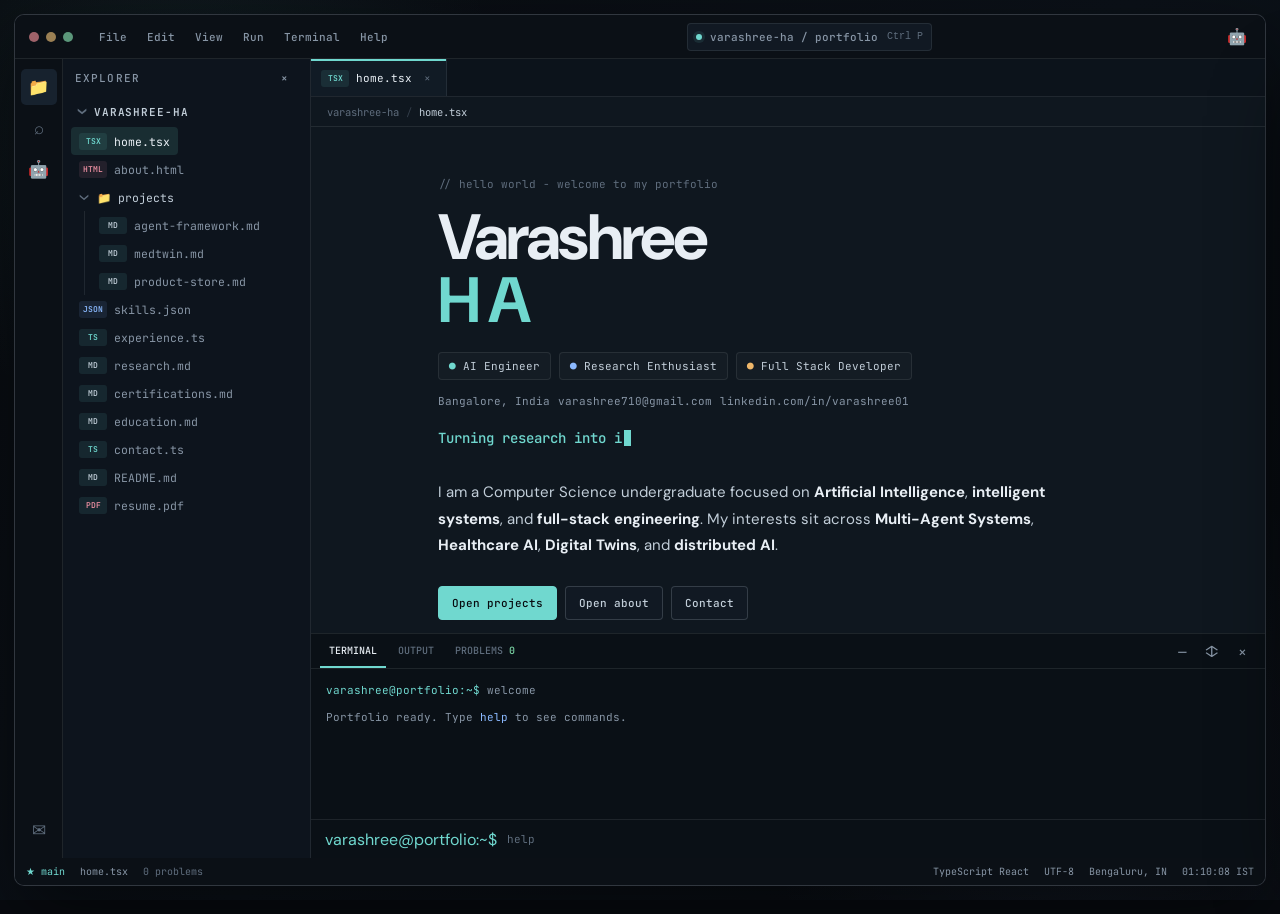
<file: index.html>
<!DOCTYPE html>
<html lang="en">
<head>
  <meta charset="UTF-8">
  <meta name="viewport" content="width=device-width, initial-scale=1.0">
  <meta name="description" content="Varashree H A — AI Engineer, Research Enthusiast and Full Stack Developer.">
  <title>Varashree H A | Workspace</title>
  <link rel="preconnect" href="https://fonts.googleapis.com">
  <link rel="preconnect" href="https://fonts.gstatic.com" crossorigin>
  <link href="https://fonts.googleapis.com/css2?family=DM+Sans:wght@400;500;600;700&family=JetBrains+Mono:wght@400;500;600&display=swap" rel="stylesheet">
  <link rel="stylesheet" href="style.css">
</head>
<body>
  <div class="atmosphere" aria-hidden="true"></div>
  <div class="app-shell" id="appShell">
    <header class="titlebar">
      <div class="traffic" aria-hidden="true"><span class="traffic-dot red"></span><span class="traffic-dot amber"></span><span class="traffic-dot green"></span></div>
      <button class="mobile-menu icon-button" id="mobileExplorer" aria-label="Open explorer" title="Open explorer">&#9776;</button>
      <nav class="menu-bar" aria-label="Application menu">
        <button data-menu="file" aria-haspopup="true" aria-expanded="false">File</button><button data-menu="edit" aria-haspopup="true" aria-expanded="false">Edit</button><button data-menu="view" aria-haspopup="true" aria-expanded="false">View</button><button data-menu="run" aria-haspopup="true" aria-expanded="false">Run</button><button data-menu="terminal" aria-haspopup="true" aria-expanded="false">Terminal</button><button data-menu="help" aria-haspopup="true" aria-expanded="false">Help</button>
      </nav>
      <button class="workspace-title" id="quickOpenButton" aria-label="Open Quick Open"><span class="live-dot"></span><span>varashree-ha / portfolio</span><kbd>Ctrl P</kbd></button>
      <button class="assistant-trigger icon-button" id="assistantButton" aria-label="Open Varaura AI assistant" title="Varaura AI (Ctrl Shift C)">&#129302;</button>
    </header>

    <div class="app-body">
      <aside class="activity-bar" aria-label="Activity bar">
        <button class="activity-icon active" data-activity="explorer" aria-label="Explorer" title="Explorer"><span>&#128193;</span></button>
        <button class="activity-icon" data-activity="search" aria-label="Search" title="Search (Ctrl P)"><span>&#8981;</span></button>
        <button class="activity-icon" data-activity="assistant" aria-label="Varaura AI" title="Varaura AI (Ctrl Shift C)"><span>&#129302;</span></button>
        <span class="activity-spacer"></span>
        <button class="activity-icon" data-activity="contact" aria-label="Open contact" title="Open contact"><span>&#9993;</span></button>
      </aside>

      <aside class="explorer" id="explorer" aria-label="Explorer">
        <div class="explorer-heading"><span>Explorer</span><button class="icon-button" id="closeExplorer" aria-label="Close explorer">&#215;</button></div>
        <div class="workspace-label"><span class="chevron down">&#8250;</span><span>VARASHREE-HA</span></div>
        <div class="tree" id="tree"></div>
      </aside>
      <button class="explorer-scrim hidden" id="explorerScrim" aria-label="Close explorer"></button>

      <main class="main-area">
        <div class="tab-strip" id="tabs" role="tablist" aria-label="Open files"></div>
        <div class="breadcrumb" id="breadcrumbs" aria-label="Breadcrumb"></div>
        <section class="editor" id="editor" aria-live="polite"></section>
        <section class="terminal-panel" id="terminalPanel" aria-label="Terminal">
          <div class="panel-header">
            <div class="panel-tabs"><button class="panel-tab active" data-panel="terminal">TERMINAL</button><button class="panel-tab" data-panel="output">OUTPUT</button><button class="panel-tab" data-panel="problems">PROBLEMS <span class="problem-count">0</span></button></div>
            <div class="panel-actions"><button class="icon-button" data-panel-action="minimize" aria-label="Minimize terminal" title="Minimize">&#8211;</button><button class="icon-button" data-panel-action="expand" aria-label="Expand terminal" title="Expand">&#8597;</button><button class="icon-button" id="closeTerminal" aria-label="Close terminal" title="Close">&#215;</button></div>
          </div>
          <div class="panel-body" id="panelBody"></div>
          <form class="terminal-input-row" id="terminalForm"><span class="terminal-prompt">varashree@portfolio:~$</span><input id="terminalInput" aria-label="Terminal command" autocomplete="off" spellcheck="false" placeholder="help"></form>
        </section>
      </main>
    </div>

    <footer class="statusbar">
      <div class="status-group"><span class="branch">&#9733; main</span><span id="statusFile">home.tsx</span><span class="status-muted">0 problems</span></div>
      <div class="status-group"><span id="statusLang">TypeScript React</span><span>UTF-8</span><span>Bengaluru, IN</span><span id="statusClock">--:--:--</span></div>
    </footer>
  </div>

  <div class="menu-popover hidden" id="menuPopover" role="menu" aria-label="Workspace menu"></div>

  <div class="overlay hidden" id="paletteOverlay">
    <section class="palette" role="dialog" aria-modal="true" aria-label="Quick Open">
      <div class="palette-heading"><span id="paletteTitle">Quick Open</span><kbd>ESC</kbd></div>
      <div class="palette-input"><span>&#8981;</span><input id="paletteInput" autocomplete="off" spellcheck="false" placeholder="Search files..." aria-label="Search files and commands"></div>
      <div class="palette-list" id="paletteList"></div>
      <div class="palette-footer"><span>&#8593; &#8595; navigate</span><span>Enter open</span><span>Esc close</span></div>
    </section>
  </div>

  <aside class="assistant-panel" id="assistantPanel" aria-label="Varaura AI assistant" aria-hidden="true">
    <div class="assistant-header"><div class="assistant-identity"><span class="bot-icon" aria-hidden="true">&#129302;</span><div><strong>Varaura AI</strong><span>portfolio context only</span></div></div><button class="icon-button" id="closeAssistant" aria-label="Close assistant">&#215;</button></div>
    <div class="assistant-messages" id="assistantMessages"><div class="assistant-message bot">Ask me about Varashree's projects, skills, research, experience, education, or contact details.</div></div>
    <form class="assistant-form" id="assistantForm"><input id="assistantInput" aria-label="Ask Varaura AI" placeholder="Ask about the portfolio..." autocomplete="off"><button class="send-button" aria-label="Send question">&#8593;</button></form>
  </aside>

  <div class="toast" id="toast" role="status"></div>
  <script src="script.js"></script>
</body>
</html>
</file>
<file: style.css>
:root {
  --ink: #080b10;
  --surface: #0d1219;
  --surface-2: #111923;
  --surface-3: #17222e;
  --surface-4: #1c2a38;
  --line: rgba(224, 235, 245, .09);
  --line-strong: rgba(224, 235, 245, .17);
  --text: #e8eef4;
  --soft: #c2ced9;
  --muted: #8795a5;
  --dim: #5f6d7d;
  --cyan: #70d8cf;
  --blue: #8bb9ff;
  --amber: #efb76a;
  --rose: #ec8fa2;
  --green: #7bd5a5;
  --danger: #e98993;
  --mono: "JetBrains Mono", monospace;
  --sans: "DM Sans", sans-serif;
  --shadow: 0 30px 80px rgba(0, 0, 0, .48);
}

* { box-sizing: border-box; }
html, body { width: 100%; height: 100%; margin: 0; }
body { overflow: hidden; background: var(--ink); color: var(--text); font-family: var(--sans); cursor: default; }
button, input { font: inherit; }
button { border: 0; color: inherit; background: none; cursor: pointer; }
input { border: 0; outline: 0; color: inherit; background: transparent; cursor: text; }
a { color: inherit; text-decoration: none; cursor: pointer; }
:focus-visible { outline: 2px solid var(--cyan); outline-offset: 2px; }
::selection { color: var(--ink); background: var(--cyan); }
::-webkit-scrollbar { width: 10px; height: 10px; }
::-webkit-scrollbar-track { background: transparent; }
::-webkit-scrollbar-thumb { background: var(--surface-4); border-radius: 4px; }
::-webkit-scrollbar-thumb:hover { background: #2b3c4d; }

.atmosphere { position: fixed; inset: 0; pointer-events: none; background: radial-gradient(circle at 14% 12%, rgba(112, 216, 207, .08), transparent 24%), radial-gradient(circle at 86% 88%, rgba(139, 185, 255, .07), transparent 25%), linear-gradient(135deg, #080b10, #0b1118 52%, #080b10); }
.atmosphere::after { content: ""; position: absolute; inset: 0; opacity: .25; background-image: radial-gradient(rgba(255,255,255,.4) .7px, transparent .7px); background-size: 80px 80px; }
.app-shell { position: relative; z-index: 1; display: flex; flex-direction: column; width: min(1580px, calc(100vw - 28px)); height: min(960px, calc(100vh - 28px)); margin: 14px auto; overflow: hidden; border: 1px solid var(--line-strong); border-radius: 10px; background: var(--surface); box-shadow: var(--shadow); }
.titlebar { display: flex; align-items: center; gap: 18px; height: 44px; flex: 0 0 44px; padding: 0 14px; border-bottom: 1px solid var(--line); background: #0b1016; }
.traffic { display: flex; gap: 7px; }
.traffic-dot { width: 10px; height: 10px; border-radius: 50%; }
.traffic-dot.red { background: #9f6269; }.traffic-dot.amber { background: #9b8054; }.traffic-dot.green { background: #5b977a; }
.menu-bar { display: flex; gap: 4px; }
.menu-bar button, .workspace-title { padding: 6px 8px; border-radius: 4px; color: var(--muted); font: 500 11px var(--mono); }
.menu-bar button:hover, .workspace-title:hover { color: var(--text); background: var(--surface-3); }
.workspace-title { display: flex; align-items: center; gap: 8px; min-width: 245px; margin: 0 auto; border: 1px solid var(--line); background: var(--surface-2); text-align: left; }
.workspace-title kbd { margin-left: auto; color: var(--dim); font-size: 10px; }
.live-dot { width: 6px; height: 6px; border-radius: 50%; background: var(--cyan); box-shadow: 0 0 0 3px rgba(112,216,207,.1); }
.icon-button { display: inline-flex; align-items: center; justify-content: center; width: 28px; height: 28px; border-radius: 4px; color: var(--muted); }
.icon-button:hover { color: var(--text); background: var(--surface-3); }
.assistant-trigger { color: var(--cyan); }
.mobile-menu { display: none; }
.app-body { display: flex; flex: 1; min-height: 0; }
.activity-bar { display: flex; flex-direction: column; align-items: center; gap: 5px; width: 48px; flex: 0 0 48px; padding: 10px 0; border-right: 1px solid var(--line); background: #0b1016; }
.activity-icon { position: relative; width: 36px; height: 36px; border-radius: 5px; color: var(--dim); font-size: 17px; }
.activity-icon:hover, .activity-icon.active { color: var(--text); background: var(--surface-3); }
.activity-icon.active::before { content: ""; position: absolute; left: -12px; top: 7px; bottom: 7px; width: 2px; background: var(--cyan); }
.activity-spacer { flex: 1; }
.explorer { width: 248px; flex: 0 0 248px; overflow: hidden; border-right: 1px solid var(--line); background: #0d141d; transition: width .2s ease, flex-basis .2s ease; }
.explorer-scrim { display: none; }
.explorer.closed { width: 0; flex-basis: 0; border: 0; }
.explorer-heading { display: flex; align-items: center; justify-content: space-between; height: 38px; padding: 0 12px; color: var(--muted); font: 500 11px var(--mono); letter-spacing: .1em; text-transform: uppercase; }
.workspace-label { display: flex; align-items: center; gap: 5px; padding: 8px 14px; color: var(--soft); font: 600 11px var(--mono); letter-spacing: .08em; }
.chevron { color: var(--dim); font-size: 18px; line-height: 0; transform: rotate(0); }.chevron.down { transform: rotate(90deg); }
.tree { padding: 0 8px 18px; overflow-y: auto; }
.tree-folder > .folder-row { color: var(--soft); }.tree-folder.closed > .folder-row .chevron { transform: rotate(0); }.tree-folder.closed > .folder-children { display: none; }
.folder-row, .tree-file { display: flex; align-items: center; gap: 7px; min-height: 28px; padding: 4px 8px; border-radius: 4px; color: var(--muted); font: 400 11.5px var(--mono); user-select: none; }
.folder-row { cursor: pointer; }.tree-file { cursor: pointer; }.tree-file:hover, .folder-row:hover { color: var(--text); background: var(--surface-3); }.tree-file.active { color: var(--text); background: rgba(112,216,207,.12); }
.folder-children { margin-left: 13px; padding-left: 6px; border-left: 1px solid var(--line); }
.file-badge { display: inline-flex; align-items: center; justify-content: center; width: 28px; height: 17px; flex: 0 0 28px; border-radius: 3px; color: var(--cyan); background: rgba(112,216,207,.1); font: 600 8px var(--mono); }.file-badge.html { color: var(--rose); background: rgba(236,143,162,.1); }.file-badge.js { color: var(--amber); background: rgba(239,183,106,.1); }.file-badge.json { color: var(--blue); background: rgba(139,185,255,.1); }.file-badge.md { color: var(--soft); }.file-badge.pdf { color: var(--rose); }
.main-area { display: flex; flex: 1; flex-direction: column; min-width: 0; min-height: 0; background: #0f171f; }
.tab-strip { display: flex; flex: 0 0 38px; overflow-x: auto; border-bottom: 1px solid var(--line); background: #0c131b; scrollbar-width: thin; }
.tab { position: relative; display: flex; align-items: center; gap: 7px; min-width: 132px; height: 38px; padding: 0 10px; border-right: 1px solid var(--line); color: var(--muted); font: 400 11px var(--mono); white-space: nowrap; cursor: pointer; }.tab:hover { color: var(--soft); background: rgba(255,255,255,.025); }.tab.active { color: var(--text); background: #111b25; }.tab.active::before { content: ""; position: absolute; top: 0; left: 0; right: 0; height: 2px; background: var(--cyan); }.tab-close { margin-left: auto; padding: 2px 5px; border-radius: 3px; color: var(--dim); }.tab-close:hover { color: var(--text); background: var(--surface-4); }
.breadcrumb { display: flex; align-items: center; gap: 7px; height: 30px; flex: 0 0 30px; padding: 0 16px; overflow: hidden; border-bottom: 1px solid var(--line); color: var(--dim); font: 400 10.5px var(--mono); white-space: nowrap; }.breadcrumb .current { color: var(--soft); }.breadcrumb .slash { opacity: .45; }
.editor { position: relative; flex: 1; min-height: 0; overflow: auto; padding: 0 0 48px; }.editor-source { min-width: 640px; max-width: 920px; margin: 0 auto; padding: 38px 30px 70px 0; font: 400 12.5px/1.75 var(--mono); }.source-line { display: flex; min-height: 22px; cursor: text; }.source-line:hover { background: rgba(112,216,207,.035); }.source-line.active-line { background: rgba(112,216,207,.065); }.line-number { width: 54px; flex: 0 0 54px; padding-right: 16px; color: #455362; text-align: right; user-select: none; }.line-code { position: relative; flex: 1; padding-left: 13px; color: var(--soft); white-space: pre-wrap; word-break: break-word; }.line-code::before { content: ""; position: absolute; left: 0; top: 3px; bottom: 3px; width: 1px; background: transparent; }.source-line.active-line .line-code::before { background: var(--cyan); }.token-key { color: var(--cyan); }.token-string { color: var(--amber); }.token-comment { color: var(--dim); font-style: italic; }.token-tag { color: var(--blue); }.token-value { color: var(--rose); }.token-muted { color: var(--muted); }.caret { display: inline-block; width: 7px; height: 1.15em; margin-left: 2px; vertical-align: -3px; background: var(--cyan); animation: blink 1s steps(1) infinite; }.editor-tooltip { position: absolute; z-index: 4; max-width: 270px; padding: 8px 10px; border: 1px solid var(--line-strong); border-radius: 4px; color: var(--soft); background: var(--surface-4); box-shadow: 0 12px 30px rgba(0,0,0,.35); font: 400 10px/1.5 var(--mono); pointer-events: none; }.editor-tooltip strong { color: var(--cyan); }@keyframes blink { 50% { opacity: 0; } }
.preview { min-width: 0; max-width: 760px; margin: 0 auto; padding: 50px 30px 78px; }.preview h1, .preview h2, .preview h3, .preview p { margin: 0; }.preview h1 { font-size: clamp(2.4rem, 5vw, 4.5rem); line-height: .98; letter-spacing: -.045em; }.preview h1 span { color: var(--cyan); }.preview h2 { margin-bottom: 18px; font-size: 1.8rem; }.preview h3 { color: var(--text); font-size: 1rem; }.eyebrow { margin-bottom: 16px; color: var(--dim); font: 400 11px var(--mono); }.preview p { max-width: 66ch; margin: 17px 0; color: var(--soft); font-size: 15px; line-height: 1.75; }.strong { color: var(--text); }.role-row, .meta-row, .social-row, .cta-row, .chip-row { display: flex; flex-wrap: wrap; gap: 8px; }.role-row { margin: 20px 0 14px; }.role-pill, .chip { padding: 6px 10px; border: 1px solid var(--line); border-radius: 4px; color: var(--soft); background: rgba(255,255,255,.025); font: 400 11px var(--mono); }.role-pill::before { content: "●"; margin-right: 7px; color: var(--cyan); }.role-pill:nth-child(2)::before { color: var(--blue); }.role-pill:nth-child(3)::before { color: var(--amber); }.meta-row { color: var(--muted); font: 400 11px var(--mono); }.typing { min-height: 29px; margin: 21px 0; color: var(--cyan); font: 500 14px var(--mono); }.cta-row { margin: 28px 0; }.action-button { padding: 9px 13px; border: 1px solid var(--line-strong); border-radius: 4px; color: var(--soft); background: var(--surface-2); font: 500 11px var(--mono); }.action-button:hover { color: var(--text); border-color: var(--cyan); background: rgba(112,216,207,.08); }.action-button.primary { color: var(--ink); border-color: var(--cyan); background: var(--cyan); }.stats { display: grid; grid-template-columns: repeat(4, 1fr); gap: 1px; margin: 28px 0; border: 1px solid var(--line); background: var(--line); }.stat { padding: 15px 10px; background: var(--surface-2); text-align: center; }.stat strong { display: block; color: var(--cyan); font-size: 1.45rem; }.stat span { display: block; margin-top: 5px; color: var(--dim); font: 400 9px var(--mono); text-transform: uppercase; }.section { margin-top: 38px; }.section > h2 { font-size: 1.2rem; }.quick-grid, .project-grid, .interest-grid, .contact-grid { display: grid; grid-template-columns: repeat(2, 1fr); gap: 10px; }.quick-card, .project-card, .interest-card, .contact-card { display: block; padding: 15px; border: 1px solid var(--line); border-radius: 5px; background: var(--surface-2); cursor: pointer; }.quick-card:hover, .project-card:hover, .interest-card:hover, .contact-card:hover { border-color: rgba(112,216,207,.45); background: var(--surface-3); }.quick-card h3, .project-card h3, .interest-card h3 { margin: 7px 0; }.quick-card p, .project-card p, .interest-card p, .contact-card p { margin: 0; color: var(--muted); font-size: 12px; line-height: 1.55; }.tag { color: var(--amber); font: 500 9px var(--mono); letter-spacing: .08em; }.social-row { margin-top: 18px; }.social-link { padding: 6px 9px; border: 1px solid var(--line); border-radius: 4px; color: var(--muted); font: 400 11px var(--mono); }.social-link:hover { color: var(--text); border-color: var(--line-strong); background: var(--surface-3); }.skill-row { margin: 15px 0; }.skill-head { display: flex; justify-content: space-between; color: var(--soft); font: 400 11px var(--mono); }.bar { height: 4px; margin-top: 6px; overflow: hidden; background: var(--surface-4); }.bar span { display: block; height: 100%; background: var(--cyan); }.timeline { border-left: 1px solid var(--line-strong); }.timeline-item { position: relative; margin: 0 0 27px 20px; }.timeline-item::before { content: ""; position: absolute; top: 5px; left: -25px; width: 8px; height: 8px; border: 2px solid var(--cyan); border-radius: 50%; background: var(--surface); }.timeline-date { color: var(--dim); font: 400 11px var(--mono); }.timeline-role { margin-top: 5px; color: var(--cyan); font: 400 11px var(--mono); }.contact-grid { grid-template-columns: 1fr 1fr; }.contact-card { display: flex; gap: 10px; align-items: center; }.contact-card .icon { color: var(--cyan); font-size: 18px; }.contact-card .label { display: block; color: var(--dim); font: 400 9px var(--mono); text-transform: uppercase; }.contact-card .value { display: block; margin-top: 4px; color: var(--soft); font: 400 11px var(--mono); }
.terminal-panel { display: flex; flex-direction: column; height: 225px; flex: 0 0 225px; border-top: 1px solid var(--line); background: #0a1016; transition: height .2s ease, flex-basis .2s ease; }.terminal-panel.hidden { display: none; }.terminal-panel.minimized { height: 37px; flex-basis: 37px; }.terminal-panel.minimized .panel-body, .terminal-panel.minimized .terminal-input-row { display: none; }.terminal-panel.expanded { height: min(48vh, 420px); flex-basis: min(48vh, 420px); }.panel-header { display: flex; align-items: center; justify-content: space-between; height: 35px; flex: 0 0 35px; padding: 0 9px; border-bottom: 1px solid var(--line); }.panel-tabs { display: flex; gap: 3px; height: 100%; }.panel-tab { padding: 0 9px; border-bottom: 2px solid transparent; color: var(--dim); font: 500 10px var(--mono); }.panel-tab:hover, .panel-tab.active { color: var(--text); }.panel-tab.active { border-color: var(--cyan); }.problem-count { color: var(--green); }.panel-actions { display: flex; gap: 2px; }.panel-body { flex: 1; min-height: 0; overflow: auto; padding: 12px 15px; color: var(--muted); font: 400 11px/1.7 var(--mono); }.term-line { margin-bottom: 8px; }.terminal-prompt { color: var(--cyan); }.terminal-command { color: var(--soft); }.terminal-output { color: var(--muted); }.terminal-output .key { color: var(--blue); }.terminal-output .good { color: var(--green); }.terminal-output .warn { color: var(--amber); }.terminal-output .bad { color: var(--danger); }.terminal-input-row { display: flex; align-items: center; gap: 8px; min-height: 39px; padding: 0 14px; border-top: 1px solid var(--line); }.terminal-input-row input { flex: 1; min-width: 0; color: var(--text); font: 400 11px var(--mono); }.terminal-input-row input::placeholder { color: var(--dim); }
.statusbar { display: flex; align-items: center; justify-content: space-between; min-height: 27px; flex: 0 0 27px; padding: 0 11px; color: var(--muted); background: #0b1016; font: 400 10px var(--mono); }.status-group { display: flex; gap: 15px; align-items: center; }.branch { color: var(--cyan); }.status-muted { color: var(--dim); }
.overlay { position: fixed; inset: 0; z-index: 20; display: flex; justify-content: center; padding-top: 13vh; background: rgba(4, 7, 10, .68); backdrop-filter: blur(5px); }.overlay.hidden { display: none; }.palette { width: min(640px, calc(100vw - 28px)); overflow: hidden; border: 1px solid var(--line-strong); border-radius: 6px; background: var(--surface-2); box-shadow: var(--shadow); }.palette-heading, .palette-footer { display: flex; justify-content: space-between; padding: 9px 13px; color: var(--dim); font: 400 10px var(--mono); }.palette-heading { color: var(--soft); border-bottom: 1px solid var(--line); }.palette-input { display: flex; align-items: center; gap: 9px; padding: 13px; border-bottom: 1px solid var(--line); color: var(--cyan); }.palette-input input { width: 100%; font: 400 13px var(--mono); }.palette-list { max-height: 380px; overflow: auto; padding: 6px; }.palette-item { display: flex; align-items: center; gap: 10px; padding: 9px; border-radius: 4px; color: var(--soft); font: 400 11px var(--mono); cursor: pointer; }.palette-item:hover, .palette-item.active { background: var(--surface-3); color: var(--text); }.palette-item .path { margin-left: auto; color: var(--dim); font-size: 10px; }.palette-footer { border-top: 1px solid var(--line); }
.assistant-panel { position: fixed; z-index: 15; top: 59px; right: max(20px, calc((100vw - 1580px) / 2 + 10px)); bottom: 42px; display: flex; flex-direction: column; width: min(360px, calc(100vw - 28px)); border: 1px solid var(--line-strong); border-radius: 6px; background: var(--surface-2); box-shadow: var(--shadow); transform: translateX(calc(100% + 30px)); transition: transform .22s ease; }.assistant-panel.open { transform: translateX(0); }.assistant-header { display: flex; align-items: center; justify-content: space-between; padding: 13px 14px; border-bottom: 1px solid var(--line); }.assistant-header strong { display: block; color: var(--text); font: 600 13px var(--mono); }.assistant-header span { display: block; margin-top: 4px; color: var(--dim); font: 400 10px var(--mono); }.assistant-messages { flex: 1; overflow: auto; padding: 13px; }.assistant-message { max-width: 92%; margin-bottom: 10px; padding: 9px 10px; border-radius: 4px; color: var(--soft); font: 400 11px/1.55 var(--mono); }.assistant-message.bot { border: 1px solid var(--line); background: #0c141d; }.assistant-message.user { margin-left: auto; color: var(--ink); background: var(--cyan); }.assistant-form { display: flex; gap: 7px; padding: 9px; border-top: 1px solid var(--line); }.assistant-form input { flex: 1; min-width: 0; padding: 8px; border: 1px solid var(--line); border-radius: 3px; font: 400 11px var(--mono); }.send-button { width: 32px; border-radius: 3px; color: var(--ink); background: var(--cyan); }.toast { position: fixed; z-index: 30; right: 20px; bottom: 48px; padding: 9px 12px; border: 1px solid var(--line-strong); border-radius: 4px; color: var(--soft); background: var(--surface-3); font: 400 11px var(--mono); opacity: 0; transform: translateY(6px); transition: opacity .2s, transform .2s; pointer-events: none; }.toast.show { opacity: 1; transform: translateY(0); }
.menu-popover { position: fixed; z-index: 25; min-width: 192px; padding: 5px; border: 1px solid var(--line-strong); border-radius: 5px; background: var(--surface-2); box-shadow: var(--shadow); }.menu-popover.hidden { display: none; }.menu-item { display: flex; align-items: center; justify-content: space-between; width: 100%; padding: 8px 9px; border-radius: 3px; color: var(--soft); font: 400 11px var(--mono); text-align: left; }.menu-item:hover { color: var(--text); background: var(--surface-3); }.menu-item kbd { color: var(--dim); font-size: 9px; }
@media (max-width: 900px) { .app-shell { width: 100vw; height: 100vh; margin: 0; border-radius: 0; }.menu-bar { display: none; }.mobile-menu { display: inline-flex; }.workspace-title { min-width: 0; margin-left: 0; }.workspace-title span:nth-child(2) { overflow: hidden; text-overflow: ellipsis; white-space: nowrap; }.workspace-title kbd { display: none; }.activity-bar { display: none; }.explorer { position: fixed; z-index: 10; top: 44px; bottom: 27px; left: 0; width: min(290px, 82vw); flex-basis: auto; box-shadow: 18px 0 40px rgba(0,0,0,.38); }.explorer.closed { width: 0; }.editor-source { min-width: 560px; padding-top: 25px; }.preview { padding: 30px 19px 60px; }.terminal-panel { height: 190px; flex-basis: 190px; }.status-group { gap: 8px; }.status-group span:nth-child(3), .status-group span:nth-child(4) { display: none; }.assistant-panel { top: 44px; right: 0; bottom: 27px; width: min(380px, 100vw); border-radius: 0; }.quick-grid, .project-grid, .interest-grid, .contact-grid { grid-template-columns: 1fr; }.stats { grid-template-columns: repeat(2, 1fr); }.overlay { padding-top: 0; align-items: stretch; flex-direction: column; }.palette { display: flex; flex-direction: column; width: 100vw; height: 100vh; border: 0; border-radius: 0; }.palette-list { max-height: none; flex: 1; } }
@media (max-width: 520px) { .traffic { display: none; }.titlebar { gap: 7px; }.tab { min-width: 118px; }.breadcrumb { padding-left: 10px; }.preview h1 { font-size: 3rem; }.statusbar { font-size: 9px; }.status-group:nth-child(2) span:nth-child(2), .status-group:nth-child(2) span:nth-child(3) { display: none; } }
@media (prefers-reduced-motion: reduce) { *, *::before, *::after { animation: none !important; transition: none !important; } }
.assistant-identity { display: flex; align-items: center; gap: 9px; }.bot-icon { display: inline-grid; place-items: center; width: 29px; height: 29px; border: 1px solid rgba(112,216,207,.35); border-radius: 5px; background: rgba(112,216,207,.09); font-size: 16px; }
@media (max-width: 900px) { .explorer { z-index: 12; }.explorer-scrim { position: fixed; z-index: 11; inset: 44px 0 27px; display: block; background: rgba(0,0,0,.28); }.explorer-scrim.hidden { display: none; } }
</file>
